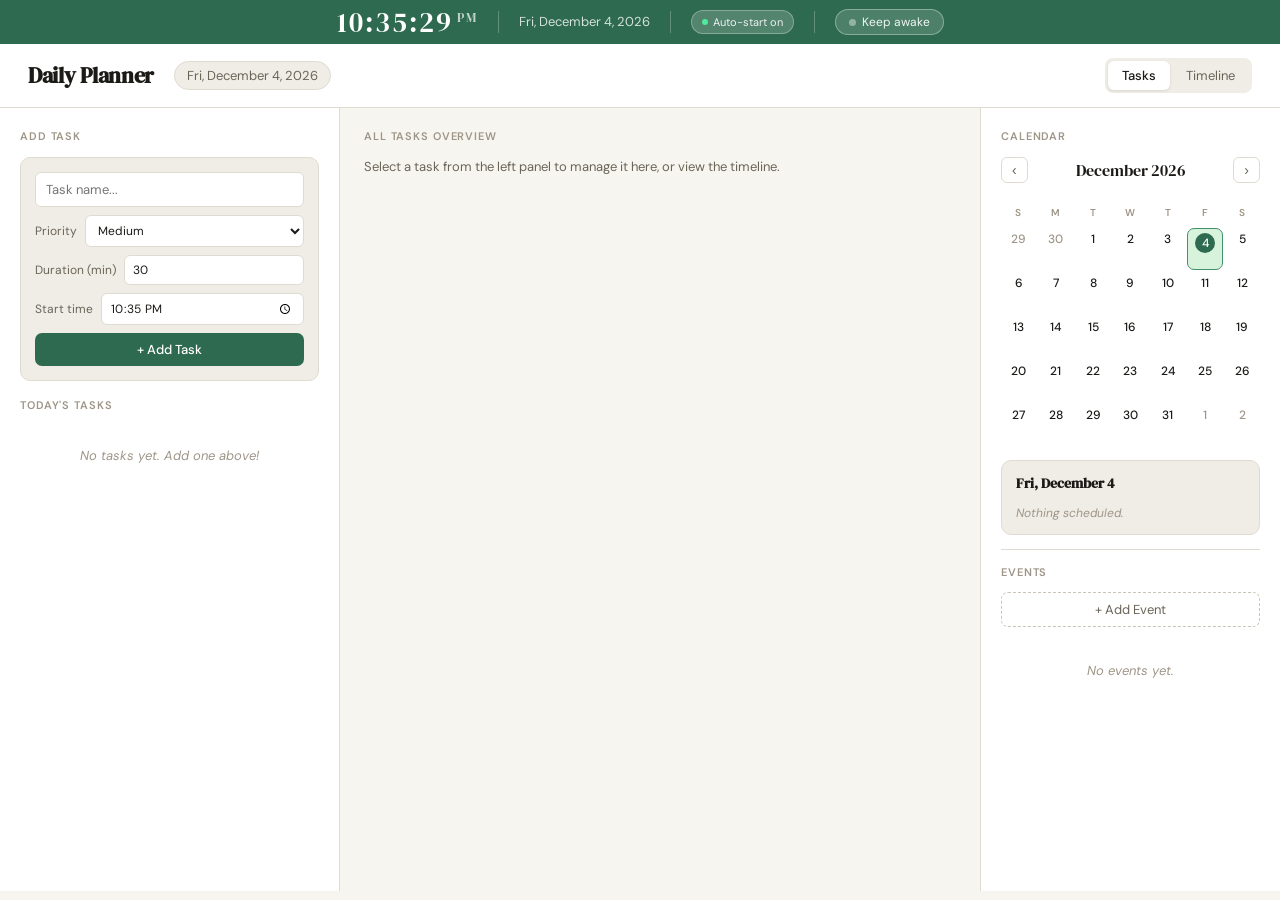
<file: daily-planner.html>
<!DOCTYPE html>
<html lang="en">
<head>
<meta charset="UTF-8">
<meta name="mobile-web-app-capable" content="yes">
<meta name="apple-mobile-web-app-capable" content="yes">
<meta name="theme-color" content="#2D6A4F">
<meta name="viewport" content="width=device-width, initial-scale=1.0">
<title>Daily Planner</title>
<link rel="manifest" href="manifest.json">
<meta name="apple-mobile-web-app-title" content="Planner">
<link href="https://fonts.googleapis.com/css2?family=DM+Serif+Display&family=DM+Sans:wght@300;400;500;600&display=swap" rel="stylesheet">
<style>
  *, *::before, *::after { box-sizing: border-box; margin: 0; padding: 0; }

  :root {
    --bg: #F7F5F0;
    --surface: #FFFFFF;
    --surface2: #F0EDE6;
    --border: #E0DBD0;
    --border2: #CBC5B8;
    --text: #1C1A17;
    --text2: #6B6558;
    --text3: #9E9588;
    --accent: #2D6A4F;
    --accent2: #40916C;
    --accent-light: #D8F3DC;
    --danger: #C0392B;
    --warn: #E67E22;
    --yellow: #F1C40F;
    --radius: 10px;
    --radius-lg: 16px;
    --shadow: 0 1px 4px rgba(0,0,0,0.08), 0 4px 16px rgba(0,0,0,0.04);
  }

  body {
    font-family: 'DM Sans', sans-serif;
    background: var(--bg);
    color: var(--text);
    min-height: 100vh;
    font-size: 14px;
    line-height: 1.5;
  }

  h1, h2, .serif { font-family: 'DM Serif Display', serif; }

  .app {
    display: flex;
    flex-direction: column;
    min-height: 100vh;
    min-height: 100dvh;
  }

  .app-body {
    display: grid;
    grid-template-columns: 340px 1fr 300px;
    flex: 1;
    overflow: hidden;
  }

  @media (max-width: 900px) {
    .app-body {
      display: flex;
      flex-direction: column;
      overflow: visible;
    }
    .panel, .main-area {
      height: auto !important;
      overflow-y: visible !important;
      border-right: none !important;
      border-left: none !important;
      border-bottom: 1px solid var(--border);
    }
    .mobile-nav {
      display: flex !important;
    }
    .panel.hidden-mobile, .main-area.hidden-mobile {
      display: none;
    }
    .clockbar {
      flex-wrap: wrap;
      gap: 8px;
      justify-content: center;
      padding: 8px 12px;
    }
    .clock-time { font-size: 22px; }
    .clock-date { font-size: 11px; }
    .clock-sep { display: none; }
    .topbar { padding: 10px 14px; flex-wrap: wrap; gap: 8px; }
    .topbar h1 { font-size: 18px; }
    .tab-group { order: 3; width: 100%; }
    .tab-btn { flex: 1; text-align: center; }
  }

  .clockbar {
    grid-column: 1 / -1;
    background: var(--accent);
    padding: 8px 28px;
    display: flex;
    align-items: center;
    justify-content: center;
    gap: 20px;
  }

  .clock-time {
    font-family: 'DM Serif Display', serif;
    font-size: 28px;
    color: #ffffff;
    letter-spacing: 2px;
    font-variant-numeric: tabular-nums;
    line-height: 1;
  }

  .clock-ampm {
    font-size: 13px;
    color: rgba(255,255,255,0.7);
    font-weight: 500;
    margin-left: 4px;
    vertical-align: super;
  }

  .clock-sep {
    width: 1px;
    height: 22px;
    background: rgba(255,255,255,0.25);
  }

  .clock-date {
    font-size: 13px;
    color: rgba(255,255,255,0.8);
    font-weight: 400;
  }

  .autostart-badge {
    font-size: 11px;
    background: rgba(255,255,255,0.18);
    color: rgba(255,255,255,0.9);
    border: 1px solid rgba(255,255,255,0.3);
    border-radius: 20px;
    padding: 3px 10px;
    display: flex;
    align-items: center;
    gap: 5px;
  }

  .autostart-dot {
    width: 6px;
    height: 6px;
    border-radius: 50%;
    background: #52e89e;
    animation: pulse 1.5s infinite;
  }

  @keyframes pulse {
    0%, 100% { opacity: 1; }
    50% { opacity: 0.3; }
  }

  .topbar {
    grid-column: 1 / -1;
    background: var(--surface);
    border-bottom: 1px solid var(--border);
    padding: 14px 28px;
    display: flex;
    align-items: center;
    gap: 20px;
  }

  .topbar h1 {
    font-size: 22px;
    color: var(--text);
    letter-spacing: -0.3px;
  }

  .topbar .date-badge {
    font-size: 13px;
    color: var(--text2);
    background: var(--surface2);
    padding: 4px 12px;
    border-radius: 20px;
    border: 1px solid var(--border);
  }

  .topbar .spacer { flex: 1; }

  .topbar .tab-group {
    display: flex;
    background: var(--surface2);
    border-radius: 8px;
    padding: 3px;
    gap: 2px;
  }

  .tab-btn {
    background: none;
    border: none;
    padding: 6px 14px;
    border-radius: 6px;
    font-family: 'DM Sans', sans-serif;
    font-size: 13px;
    color: var(--text2);
    cursor: pointer;
    transition: all 0.15s;
  }

  .tab-btn.active {
    background: var(--surface);
    color: var(--text);
    box-shadow: 0 1px 3px rgba(0,0,0,0.1);
    font-weight: 500;
  }

  .panel {
    background: var(--surface);
    border-right: 1px solid var(--border);
    padding: 20px;
    overflow-y: auto;
    height: calc(100dvh - 117px);
  }

  .panel.right {
    border-right: none;
    border-left: 1px solid var(--border);
  }

  .main-area {
    padding: 20px 24px;
    overflow-y: auto;
    height: calc(100dvh - 117px);
  }

  .mobile-nav {
    display: none;
    position: fixed;
    bottom: 0; left: 0; right: 0;
    background: var(--surface);
    border-top: 1px solid var(--border);
    z-index: 100;
    padding: 6px 0 env(safe-area-inset-bottom, 6px);
  }

  .mobile-nav-inner {
    display: flex;
    justify-content: space-around;
    align-items: center;
  }

  .mnav-btn {
    background: none;
    border: none;
    display: flex;
    flex-direction: column;
    align-items: center;
    gap: 2px;
    padding: 6px 16px;
    cursor: pointer;
    color: var(--text3);
    font-family: 'DM Sans', sans-serif;
    font-size: 10px;
    font-weight: 500;
    border-radius: 8px;
    transition: color 0.15s;
    min-width: 60px;
  }

  .mnav-btn.active { color: var(--accent); }

  .mnav-icon {
    font-size: 20px;
    line-height: 1;
  }

  @media (max-width: 900px) {
    .panel, .main-area { padding-bottom: 80px; }
  }

  .section-title {
    font-size: 11px;
    font-weight: 600;
    letter-spacing: 0.08em;
    color: var(--text3);
    text-transform: uppercase;
    margin-bottom: 12px;
  }

  /* Tasks */
  .add-task-form {
    background: var(--surface2);
    border: 1px solid var(--border);
    border-radius: var(--radius);
    padding: 14px;
    margin-bottom: 16px;
  }

  .add-task-form input[type="text"] {
    width: 100%;
    border: 1px solid var(--border);
    border-radius: 6px;
    padding: 8px 10px;
    font-family: 'DM Sans', sans-serif;
    font-size: 13px;
    background: var(--surface);
    color: var(--text);
    outline: none;
    margin-bottom: 8px;
  }

  .add-task-form input[type="text"]:focus { border-color: var(--accent2); }

  .form-row {
    display: flex;
    gap: 8px;
    align-items: center;
    margin-bottom: 8px;
  }

  .form-row label { font-size: 12px; color: var(--text2); white-space: nowrap; }

  .form-row select, .form-row input[type="number"] {
    flex: 1;
    border: 1px solid var(--border);
    border-radius: 6px;
    padding: 6px 8px;
    font-family: 'DM Sans', sans-serif;
    font-size: 12px;
    background: var(--surface);
    color: var(--text);
    outline: none;
  }

  .form-row select:focus, .form-row input[type="number"]:focus { border-color: var(--accent2); }

  .btn {
    background: var(--accent);
    color: white;
    border: none;
    border-radius: 7px;
    padding: 8px 16px;
    font-family: 'DM Sans', sans-serif;
    font-size: 13px;
    font-weight: 500;
    cursor: pointer;
    transition: background 0.15s;
    width: 100%;
  }

  .btn:hover { background: var(--accent2); }

  .btn.secondary {
    background: none;
    color: var(--text2);
    border: 1px solid var(--border2);
  }

  .btn.secondary:hover { background: var(--surface2); color: var(--text); }

  .btn.danger-btn {
    background: none;
    color: var(--danger);
    border: 1px solid #e8b0ab;
  }

  .btn.danger-btn:hover { background: #fdf0ef; }

  .task-list { display: flex; flex-direction: column; gap: 8px; }

  .task-card {
    background: var(--surface);
    border: 1px solid var(--border);
    border-radius: var(--radius);
    padding: 12px 14px;
    position: relative;
    transition: box-shadow 0.15s;
  }

  .task-card:hover { box-shadow: var(--shadow); }

  .task-card.running { border-color: var(--accent2); }

  .task-header {
    display: flex;
    align-items: flex-start;
    gap: 8px;
    margin-bottom: 6px;
  }

  .task-name {
    font-size: 14px;
    font-weight: 500;
    flex: 1;
    word-break: break-word;
  }

  .importance-badge {
    font-size: 10px;
    font-weight: 600;
    padding: 2px 7px;
    border-radius: 10px;
    white-space: nowrap;
  }

  .imp-low { background: #EAF3DE; color: #3B6D11; }
  .imp-medium { background: #FFF3CD; color: #856404; }
  .imp-high { background: #FAEEDA; color: #854F0B; }
  .imp-critical { background: #FCEBEB; color: #A32D2D; }

  .task-meta {
    font-size: 12px;
    color: var(--text2);
    display: flex;
    gap: 10px;
    align-items: center;
    margin-bottom: 8px;
  }

  .timer-bar-wrap {
    height: 5px;
    background: var(--surface2);
    border-radius: 3px;
    overflow: hidden;
    margin-bottom: 8px;
  }

  .timer-bar {
    height: 100%;
    border-radius: 3px;
    transition: width 1s linear, background-color 0.5s;
    background: #2D6A4F;
  }

  .timer-display {
    font-size: 13px;
    font-family: 'DM Mono', monospace;
    font-variant-numeric: tabular-nums;
    color: var(--text2);
    margin-bottom: 8px;
  }

  .task-actions {
    display: flex;
    gap: 6px;
  }

  .icon-btn {
    background: none;
    border: 1px solid var(--border);
    border-radius: 6px;
    padding: 4px 8px;
    font-size: 12px;
    color: var(--text2);
    cursor: pointer;
    transition: all 0.12s;
  }

  .icon-btn:hover { background: var(--surface2); color: var(--text); }

  .icon-btn.start-btn { border-color: var(--accent2); color: var(--accent); }
  .icon-btn.start-btn:hover { background: var(--accent-light); }
  .icon-btn.stop-btn { border-color: var(--border2); color: var(--danger); }
  .icon-btn.del-btn { border-color: #e8b0ab; color: var(--danger); }

  /* Edit inline */
  .edit-form {
    background: var(--surface2);
    border: 1px solid var(--border);
    border-radius: var(--radius);
    padding: 12px;
    margin-top: 8px;
    display: none;
  }

  .edit-form.open { display: block; }

  .edit-form input, .edit-form select, .edit-form input[type="number"] {
    width: 100%;
    border: 1px solid var(--border);
    border-radius: 6px;
    padding: 7px 10px;
    font-family: 'DM Sans', sans-serif;
    font-size: 13px;
    background: var(--surface);
    color: var(--text);
    outline: none;
    margin-bottom: 7px;
  }

  .edit-form input:focus, .edit-form select:focus { border-color: var(--accent2); }

  .edit-actions { display: flex; gap: 6px; }

  /* Main view */
  .view-tabs {
    display: flex;
    gap: 4px;
    margin-bottom: 18px;
  }

  .view-tab {
    background: none;
    border: 1px solid var(--border);
    border-radius: 7px;
    padding: 7px 14px;
    font-family: 'DM Sans', sans-serif;
    font-size: 13px;
    color: var(--text2);
    cursor: pointer;
    transition: all 0.15s;
  }

  .view-tab.active {
    background: var(--accent);
    color: white;
    border-color: var(--accent);
  }

  /* Calendar */
  .cal-nav {
    display: flex;
    align-items: center;
    gap: 12px;
    margin-bottom: 16px;
  }

  .cal-nav button {
    background: none;
    border: 1px solid var(--border);
    border-radius: 6px;
    padding: 4px 10px;
    cursor: pointer;
    font-size: 14px;
    color: var(--text2);
    transition: all 0.12s;
  }

  .cal-nav button:hover { background: var(--surface2); }

  .cal-nav .month-label {
    font-family: 'DM Serif Display', serif;
    font-size: 16px;
    color: var(--text);
    flex: 1;
    text-align: center;
  }

  .cal-grid {
    display: grid;
    grid-template-columns: repeat(7, 1fr);
    gap: 2px;
    margin-bottom: 8px;
  }

  .cal-dow {
    text-align: center;
    font-size: 10px;
    font-weight: 600;
    color: var(--text3);
    padding: 6px 0;
    text-transform: uppercase;
    letter-spacing: 0.05em;
  }

  .cal-day {
    min-height: 42px;
    border-radius: 7px;
    padding: 4px;
    cursor: pointer;
    transition: background 0.12s;
    border: 1px solid transparent;
  }

  .cal-day:hover { background: var(--surface2); }

  .cal-day.today { border-color: var(--accent2); }

  .cal-day.selected { background: var(--accent-light); border-color: var(--accent2); }

  .cal-day.other-month .day-num { color: var(--text3); }

  .day-num {
    font-size: 12px;
    font-weight: 500;
    color: var(--text);
    display: block;
    text-align: center;
    line-height: 1;
  }

  .cal-day.today .day-num {
    background: var(--accent);
    color: white;
    width: 20px;
    height: 20px;
    border-radius: 50%;
    display: flex;
    align-items: center;
    justify-content: center;
    margin: 0 auto;
  }

  .day-dots {
    display: flex;
    flex-wrap: wrap;
    gap: 2px;
    margin-top: 3px;
    justify-content: center;
  }

  .day-dot {
    width: 4px;
    height: 4px;
    border-radius: 50%;
    background: var(--accent2);
  }

  .day-dot.event-dot { background: #8E44AD; }

  /* Selected day detail */
  .day-detail {
    background: var(--surface2);
    border: 1px solid var(--border);
    border-radius: var(--radius);
    padding: 12px 14px;
    margin-top: 14px;
  }

  .day-detail h3 {
    font-family: 'DM Serif Display', serif;
    font-size: 14px;
    margin-bottom: 10px;
    color: var(--text);
  }

  .day-item {
    display: flex;
    align-items: flex-start;
    gap: 8px;
    padding: 6px 0;
    border-bottom: 1px solid var(--border);
    font-size: 12px;
  }

  .day-item:last-child { border-bottom: none; }

  .day-item-dot {
    width: 7px;
    height: 7px;
    border-radius: 50%;
    background: var(--accent2);
    margin-top: 3px;
    flex-shrink: 0;
  }

  .day-item-dot.ev { background: #8E44AD; }

  .day-item-name { font-weight: 500; color: var(--text); }
  .day-item-sub { color: var(--text2); }

  /* Event form */
  .event-form-section {
    margin-top: 16px;
  }

  .toggle-btn {
    background: none;
    border: 1px dashed var(--border2);
    border-radius: 7px;
    padding: 8px 14px;
    width: 100%;
    font-family: 'DM Sans', sans-serif;
    font-size: 13px;
    color: var(--text2);
    cursor: pointer;
    text-align: center;
    transition: all 0.15s;
  }

  .toggle-btn:hover { border-color: var(--accent2); color: var(--accent); }

  .event-form {
    background: var(--surface2);
    border: 1px solid var(--border);
    border-radius: var(--radius);
    padding: 14px;
    margin-top: 10px;
    display: none;
  }

  .event-form.open { display: block; }

  .event-form input, .event-form select, .event-form input[type="number"], .event-form input[type="time"] {
    width: 100%;
    border: 1px solid var(--border);
    border-radius: 6px;
    padding: 7px 10px;
    font-family: 'DM Sans', sans-serif;
    font-size: 13px;
    background: var(--surface);
    color: var(--text);
    outline: none;
    margin-bottom: 8px;
  }

  .event-form input:focus, .event-form select:focus { border-color: var(--accent2); }

  .day-checkboxes {
    display: flex;
    flex-wrap: wrap;
    gap: 5px;
    margin-bottom: 8px;
  }

  .day-check-label {
    display: flex;
    align-items: center;
    gap: 4px;
    font-size: 12px;
    color: var(--text2);
    background: var(--surface);
    border: 1px solid var(--border);
    border-radius: 5px;
    padding: 3px 8px;
    cursor: pointer;
    transition: all 0.12s;
  }

  .day-check-label:has(input:checked) {
    background: var(--accent-light);
    border-color: var(--accent2);
    color: var(--accent);
  }

  .day-check-label input { display: none; }

  /* Events list */
  .event-list { display: flex; flex-direction: column; gap: 7px; margin-top: 14px; }

  .event-card {
    background: var(--surface);
    border: 1px solid var(--border);
    border-left: 3px solid #8E44AD;
    border-radius: var(--radius);
    padding: 10px 12px;
  }

  .event-card .ev-name { font-weight: 500; font-size: 13px; margin-bottom: 3px; }
  .event-card .ev-meta { font-size: 11px; color: var(--text2); }

  .ev-actions { display: flex; gap: 5px; margin-top: 6px; }

  /* Timeline view */
  .timeline { position: relative; padding-left: 60px; }

  .timeline-hour {
    position: relative;
    min-height: 60px;
    border-top: 1px solid var(--border);
  }

  .timeline-label {
    position: absolute;
    left: -55px;
    top: -8px;
    font-size: 11px;
    color: var(--text3);
    font-variant-numeric: tabular-nums;
    width: 50px;
    text-align: right;
  }

  .timeline-block {
    position: relative;
    background: var(--accent-light);
    border: 1px solid var(--accent2);
    border-radius: 6px;
    padding: 6px 10px;
    margin: 4px 0;
    font-size: 12px;
  }

  .timeline-block.event-block {
    background: #F3E8FA;
    border-color: #8E44AD;
  }

  .tl-name { font-weight: 500; color: var(--text); }
  .tl-meta { color: var(--text2); font-size: 11px; }

  /* Scrollbar */
  ::-webkit-scrollbar { width: 5px; }
  ::-webkit-scrollbar-track { background: transparent; }
  ::-webkit-scrollbar-thumb { background: var(--border2); border-radius: 3px; }

  /* Empty state */
  .empty-state {
    text-align: center;
    color: var(--text3);
    font-size: 13px;
    padding: 20px;
    font-style: italic;
  }

  .schedule-row {
    display: flex;
    gap: 6px;
    align-items: center;
    margin-bottom: 8px;
  }

  .schedule-row label { font-size: 12px; color: var(--text2); white-space: nowrap; }

  .sep { height: 1px; background: var(--border); margin: 14px 0; }

  .wakelock-btn {
    background: rgba(255,255,255,0.15);
    border: 1px solid rgba(255,255,255,0.35);
    border-radius: 20px;
    padding: 4px 13px;
    font-family: 'DM Sans', sans-serif;
    font-size: 12px;
    color: rgba(255,255,255,0.92);
    cursor: pointer;
    display: flex;
    align-items: center;
    gap: 6px;
    transition: background 0.15s;
  }
  .wakelock-btn:hover { background: rgba(255,255,255,0.25); }
  .wakelock-btn.active { background: rgba(255,255,255,0.28); border-color: rgba(255,255,255,0.6); }
  .wakelock-dot { width: 7px; height: 7px; border-radius: 50%; background: rgba(255,255,255,0.4); }
  .wakelock-btn.active .wakelock-dot { background: #52e89e; animation: pulse 1.5s infinite; }
</style>
</head>
<body>
<div class="app">

<div class="clockbar">
    <div class="clock-time" id="clockTime">00:00<span class="clock-ampm" id="clockAmpm">AM</span></div>
    <div class="clock-sep"></div>
    <div class="clock-date" id="clockDate"></div>
    <div class="clock-sep"></div>
    <div class="autostart-badge"><div class="autostart-dot"></div>Auto-start on</div>
    <div class="clock-sep"></div>
    <button class="wakelock-btn" id="wakeLockBtn" onclick="toggleWakeLock()"><div class="wakelock-dot" id="wlDot"></div><span id="wlLabel">Keep awake</span></button>
  </div>

  <div class="topbar">
    <h1 class="serif">Daily Planner</h1>
    <div class="date-badge" id="todayLabel"></div>
    <div class="spacer"></div>
    <div class="tab-group">
      <button class="tab-btn active" onclick="switchMain('tasks')">Tasks</button>
      <button class="tab-btn" onclick="switchMain('timeline')">Timeline</button>
    </div>
  </div>

  <!-- mobile bottom nav -->
  <nav class="mobile-nav" id="mobileNav">
    <div class="mobile-nav-inner">
      <button class="mnav-btn active" id="mnav-tasks" onclick="mobileTab('tasks')">
        <span class="mnav-icon">✓</span>Tasks
      </button>
      <button class="mnav-btn" id="mnav-timeline" onclick="mobileTab('timeline')">
        <span class="mnav-icon">⏱</span>Timeline
      </button>
      <button class="mnav-btn" id="mnav-calendar" onclick="mobileTab('calendar')">
        <span class="mnav-icon">📅</span>Calendar
      </button>
    </div>
  </nav>

  <div class="app-body">

  <!-- LEFT: Task Panel -->
  <div class="panel" id="taskPanel">
    <div class="section-title">Add Task</div>

    <div class="add-task-form">
      <input type="text" id="newTaskName" placeholder="Task name..." />
      <div class="form-row">
        <label>Priority</label>
        <select id="newTaskImp">
          <option value="low">Low</option>
          <option value="medium" selected>Medium</option>
          <option value="high">High</option>
          <option value="critical">Critical</option>
        </select>
      </div>
      <div class="form-row">
        <label>Duration (min)</label>
        <input type="number" id="newTaskDur" value="30" min="1" max="480" />
      </div>
      <div class="form-row">
        <label>Start time</label>
        <input type="time" id="newTaskTime" style="flex:1;border:1px solid var(--border);border-radius:6px;padding:6px 8px;font-family:'DM Sans',sans-serif;font-size:12px;background:var(--surface);color:var(--text);outline:none;" />
      </div>
      <button class="btn" onclick="addTask()">+ Add Task</button>
    </div>

    <div class="section-title">Today's Tasks</div>
    <div class="task-list" id="taskList">
      <div class="empty-state">No tasks yet. Add one above!</div>
    </div>
  </div>

  <!-- MAIN: Tasks / Timeline -->
  <div class="main-area" id="mainArea">
    <div id="mainTasks">
      <div class="section-title">All Tasks Overview</div>
      <div id="mainTaskOverview" style="color:var(--text2);font-size:13px;">Select a task from the left panel to manage it here, or view the timeline.</div>
    </div>
    <div id="mainTimeline" style="display:none;">
      <div class="section-title">Today's Timeline</div>
      <div class="timeline" id="timelineView"></div>
    </div>
  </div>

  <!-- RIGHT: Calendar Panel -->
  <div class="panel right">
    <div class="section-title">Calendar</div>

    <div class="cal-nav">
      <button onclick="calPrev()">&#8249;</button>
      <div class="month-label serif" id="calMonthLabel"></div>
      <button onclick="calNext()">&#8250;</button>
    </div>

    <div class="cal-grid" id="calGrid"></div>

    <div class="day-detail" id="dayDetail" style="display:none;">
      <h3 id="dayDetailTitle"></h3>
      <div id="dayDetailItems"></div>
    </div>

    <div class="sep"></div>

    <div class="section-title">Events</div>
    <button class="toggle-btn" onclick="toggleEventForm()">+ Add Event</button>

    <div class="event-form" id="eventForm">
      <input type="text" id="evName" placeholder="Event name..." />
      <div class="form-row">
        <label>Priority</label>
        <select id="evImp">
          <option value="low">Low</option>
          <option value="medium" selected>Medium</option>
          <option value="high">High</option>
          <option value="critical">Critical</option>
        </select>
      </div>
      <div class="form-row">
        <label>Duration (min)</label>
        <input type="number" id="evDur" value="60" min="1" max="480" />
      </div>
      <div class="form-row">
        <label>Time</label>
        <input type="time" id="evTime" style="flex:1;border:1px solid var(--border);border-radius:6px;padding:6px 8px;font-family:'DM Sans',sans-serif;font-size:12px;background:var(--surface);color:var(--text);outline:none;" />
      </div>

      <div class="form-row" style="margin-bottom:4px;">
        <label>Schedule</label>
        <select id="evScheduleType" onchange="scheduleTypeChange()">
          <option value="once">One-time date</option>
          <option value="weekdays">Mon – Fri</option>
          <option value="daily">Every day</option>
          <option value="custom">Custom days</option>
        </select>
      </div>

      <div id="evDateWrap">
        <input type="date" id="evDate" style="width:100%;border:1px solid var(--border);border-radius:6px;padding:7px 10px;font-family:'DM Sans',sans-serif;font-size:13px;background:var(--surface);color:var(--text);outline:none;margin-bottom:8px;" />
      </div>

      <div id="evCustomDays" style="display:none;margin-bottom:8px;">
        <div style="font-size:12px;color:var(--text2);margin-bottom:5px;">Select days:</div>
        <div class="day-checkboxes">
          <label class="day-check-label"><input type="checkbox" value="0" /> Sun</label>
          <label class="day-check-label"><input type="checkbox" value="1" /> Mon</label>
          <label class="day-check-label"><input type="checkbox" value="2" /> Tue</label>
          <label class="day-check-label"><input type="checkbox" value="3" /> Wed</label>
          <label class="day-check-label"><input type="checkbox" value="4" /> Thu</label>
          <label class="day-check-label"><input type="checkbox" value="5" /> Fri</label>
          <label class="day-check-label"><input type="checkbox" value="6" /> Sat</label>
        </div>
      </div>

      <div class="schedule-row">
        <label style="font-size:12px;color:var(--text2);">Recurring?</label>
        <input type="checkbox" id="evRecurring" style="accent-color:var(--accent);" />
        <span style="font-size:12px;color:var(--text2);">Repeat every</span>
        <input type="number" id="evRecurWeeks" value="1" min="1" max="52" style="width:50px;border:1px solid var(--border);border-radius:6px;padding:4px 6px;font-size:12px;background:var(--surface);color:var(--text);outline:none;" />
        <span style="font-size:12px;color:var(--text2);">week(s)</span>
      </div>

      <div style="display:flex;gap:6px;margin-top:4px;">
        <button class="btn" onclick="addEvent()">Save Event</button>
        <button class="btn secondary" onclick="toggleEventForm()">Cancel</button>
      </div>
    </div>

    <div class="event-list" id="eventList">
      <div class="empty-state">No events yet.</div>
    </div>
  </div>

  </div><!-- end app-body -->

</div>

<script>
let tasks = JSON.parse(localStorage.getItem('dp_tasks') || '[]');
let events = JSON.parse(localStorage.getItem('dp_events') || '[]');
let calDate = new Date();
let selectedDay = null;
let timers = {};

const DAYS = ['Sun','Mon','Tue','Wed','Thu','Fri','Sat'];
const MONTHS = ['January','February','March','April','May','June','July','August','September','October','November','December'];

function save() {
  localStorage.setItem('dp_tasks', JSON.stringify(tasks));
  localStorage.setItem('dp_events', JSON.stringify(events));
}

function uid() { return Date.now().toString(36) + Math.random().toString(36).slice(2,6); }

function impClass(imp) {
  return { low:'imp-low', medium:'imp-medium', high:'imp-high', critical:'imp-critical' }[imp] || 'imp-medium';
}

function impLabel(imp) {
  return { low:'Low', medium:'Medium', high:'High', critical:'Critical!' }[imp] || imp;
}

function fmtTime(sec) {
  const h = Math.floor(sec / 3600);
  const m = Math.floor((sec % 3600) / 60);
  const s = sec % 60;
  if (h > 0) return `${h}:${String(m).padStart(2,'0')}:${String(s).padStart(2,'0')}`;
  return `${String(m).padStart(2,'0')}:${String(s).padStart(2,'0')}`;
}

function timerColor(pct) {
  if (pct >= 1) return '#C0392B';
  if (pct > 0.85) return '#C0392B';
  if (pct > 0.65) return '#E67E22';
  if (pct > 0.4) return '#F1C40F';
  return '#2D6A4F';
}

// ===== TASKS =====
function addTask() {
  const name = document.getElementById('newTaskName').value.trim();
  if (!name) return;
  const task = {
    id: uid(),
    name,
    importance: document.getElementById('newTaskImp').value,
    duration: parseInt(document.getElementById('newTaskDur').value) || 30,
    startTime: document.getElementById('newTaskTime').value || '',
    elapsed: 0,
    running: false,
    done: false
  };
  tasks.push(task);
  save();
  document.getElementById('newTaskName').value = '';
  renderTasks();
  renderCalendar();
  renderTimeline();
}

function deleteTask(id) {
  stopTimer(id);
  tasks = tasks.filter(t => t.id !== id);
  save();
  renderTasks();
  renderCalendar();
  renderTimeline();
}

function startTimer(id) {
  const task = tasks.find(t => t.id === id);
  if (!task || task.running) return;
  task.running = true;
  save();
  timers[id] = setInterval(() => {
    const t = tasks.find(t => t.id === id);
    if (!t) { clearInterval(timers[id]); return; }
    t.elapsed = (t.elapsed || 0) + 1;
    if (t.elapsed >= t.duration * 60) {
      t.running = false;
      clearInterval(timers[id]);
      delete timers[id];
    }
    save();
    updateTaskCard(id);
  }, 1000);
  updateTaskCard(id);
}

function stopTimer(id) {
  const task = tasks.find(t => t.id === id);
  if (task) { task.running = false; save(); }
  if (timers[id]) { clearInterval(timers[id]); delete timers[id]; }
  updateTaskCard(id);
}

function resetTimer(id) {
  stopTimer(id);
  const task = tasks.find(t => t.id === id);
  if (task) { task.elapsed = 0; save(); }
  updateTaskCard(id);
}

function updateTaskCard(id) {
  const task = tasks.find(t => t.id === id);
  if (!task) return;
  const el = document.getElementById('task_' + id);
  if (!el) return;
  const total = task.duration * 60;
  const elapsed = task.elapsed || 0;
  const pct = Math.min(elapsed / total, 1);
  const bar = el.querySelector('.timer-bar');
  const display = el.querySelector('.timer-display');
  const remaining = Math.max(total - elapsed, 0);
  if (bar) {
    bar.style.width = (pct * 100) + '%';
    bar.style.background = timerColor(pct);
  }
  if (display) {
    display.textContent = task.running
      ? 'Remaining: ' + fmtTime(remaining)
      : (elapsed > 0 ? 'Elapsed: ' + fmtTime(elapsed) : fmtTime(total) + ' total');
  }
  const startBtn = el.querySelector('.start-btn');
  const stopBtn = el.querySelector('.stop-btn');
  if (startBtn) startBtn.style.display = task.running ? 'none' : '';
  if (stopBtn) stopBtn.style.display = task.running ? '' : 'none';
  el.classList.toggle('running', task.running);
}

function toggleEditTask(id) {
  const form = document.getElementById('editForm_' + id);
  if (form) form.classList.toggle('open');
}

function saveEditTask(id) {
  const task = tasks.find(t => t.id === id);
  if (!task) return;
  const newName = document.getElementById('editName_' + id).value.trim();
  const newImp = document.getElementById('editImp_' + id).value;
  const newDur = parseInt(document.getElementById('editDur_' + id).value) || task.duration;
  const newTime = document.getElementById('editTime_' + id).value;
  if (newName) task.name = newName;
  task.importance = newImp;
  task.duration = newDur;
  task.startTime = newTime;
  task.elapsed = 0;
  stopTimer(id);
  save();
  renderTasks();
  renderCalendar();
  renderTimeline();
}

function renderTasks() {
  const list = document.getElementById('taskList');
  if (!tasks.length) {
    list.innerHTML = '<div class="empty-state">No tasks yet. Add one above!</div>';
    return;
  }
  list.innerHTML = tasks.map(task => {
    const total = task.duration * 60;
    const elapsed = task.elapsed || 0;
    const pct = Math.min(elapsed / total, 1);
    const remaining = Math.max(total - elapsed, 0);
    const timeDisplay = task.running
      ? 'Remaining: ' + fmtTime(remaining)
      : (elapsed > 0 ? 'Elapsed: ' + fmtTime(elapsed) : fmtTime(total) + ' total');
    return `
    <div class="task-card${task.running ? ' running' : ''}" id="task_${task.id}">
      <div class="task-header">
        <div class="task-name">${escHtml(task.name)}</div>
        <span class="importance-badge ${impClass(task.importance)}">${impLabel(task.importance)}</span>
      </div>
      <div class="task-meta">
        <span>⏱ ${task.duration} min</span>
        ${task.startTime ? `<span>🕐 ${task.startTime}</span>` : ''}
      </div>
      <div class="timer-bar-wrap">
        <div class="timer-bar" style="width:${pct*100}%;background:${timerColor(pct)};"></div>
      </div>
      <div class="timer-display">${timeDisplay}</div>
      <div class="task-actions">
        <button class="icon-btn start-btn" style="${task.running ? 'display:none' : ''}" onclick="startTimer('${task.id}')">▶ Start</button>
        <button class="icon-btn stop-btn" style="${!task.running ? 'display:none' : ''}" onclick="stopTimer('${task.id}')">⏸ Pause</button>
        <button class="icon-btn" onclick="resetTimer('${task.id}')">↺ Reset</button>
        <button class="icon-btn" onclick="toggleEditTask('${task.id}')">✏ Edit</button>
        <button class="icon-btn del-btn" onclick="deleteTask('${task.id}')">✕</button>
      </div>
      <div class="edit-form" id="editForm_${task.id}">
        <input type="text" id="editName_${task.id}" value="${escHtml(task.name)}" placeholder="Task name" />
        <select id="editImp_${task.id}">
          <option value="low"${task.importance==='low'?' selected':''}>Low</option>
          <option value="medium"${task.importance==='medium'?' selected':''}>Medium</option>
          <option value="high"${task.importance==='high'?' selected':''}>High</option>
          <option value="critical"${task.importance==='critical'?' selected':''}>Critical</option>
        </select>
        <div class="form-row">
          <label>Duration (min)</label>
          <input type="number" id="editDur_${task.id}" value="${task.duration}" min="1" max="480" />
        </div>
        <div class="form-row">
          <label>Start time</label>
          <input type="time" id="editTime_${task.id}" value="${task.startTime || ''}" style="flex:1;border:1px solid var(--border);border-radius:6px;padding:6px 8px;font-family:'DM Sans',sans-serif;font-size:12px;background:var(--surface);color:var(--text);outline:none;" />
        </div>
        <div class="edit-actions">
          <button class="btn" style="font-size:12px;padding:6px 10px;" onclick="saveEditTask('${task.id}')">Save</button>
          <button class="btn secondary" style="font-size:12px;padding:6px 10px;" onclick="toggleEditTask('${task.id}')">Cancel</button>
        </div>
      </div>
    </div>`;
  }).join('');

  tasks.forEach(t => {
    if (t.running && !timers[t.id]) startTimer(t.id);
  });
}

// ===== EVENTS =====
function toggleEventForm() {
  const f = document.getElementById('eventForm');
  f.classList.toggle('open');
}

function scheduleTypeChange() {
  const type = document.getElementById('evScheduleType').value;
  document.getElementById('evDateWrap').style.display = type === 'once' ? '' : 'none';
  document.getElementById('evCustomDays').style.display = type === 'custom' ? '' : 'none';
}

function addEvent() {
  const name = document.getElementById('evName').value.trim();
  if (!name) return;
  const schedType = document.getElementById('evScheduleType').value;
  let schedDays = [];
  if (schedType === 'once') {
    const d = document.getElementById('evDate').value;
    if (!d) return alert('Please pick a date.');
  } else if (schedType === 'weekdays') {
    schedDays = [1,2,3,4,5];
  } else if (schedType === 'daily') {
    schedDays = [0,1,2,3,4,5,6];
  } else if (schedType === 'custom') {
    document.querySelectorAll('#evCustomDays input:checked').forEach(c => schedDays.push(parseInt(c.value)));
    if (!schedDays.length) return alert('Select at least one day.');
  }

  const ev = {
    id: uid(),
    name,
    importance: document.getElementById('evImp').value,
    duration: parseInt(document.getElementById('evDur').value) || 60,
    time: document.getElementById('evTime').value || '',
    scheduleType: schedType,
    date: schedType === 'once' ? document.getElementById('evDate').value : '',
    schedDays,
    recurring: document.getElementById('evRecurring').checked,
    recurWeeks: parseInt(document.getElementById('evRecurWeeks').value) || 1
  };

  events.push(ev);
  save();
  document.getElementById('evName').value = '';
  toggleEventForm();
  renderEventList();
  renderCalendar();
  renderTimeline();
}

function deleteEvent(id) {
  events = events.filter(e => e.id !== id);
  save();
  renderEventList();
  renderCalendar();
  renderTimeline();
}

function renderEventList() {
  const list = document.getElementById('eventList');
  if (!events.length) {
    list.innerHTML = '<div class="empty-state">No events yet.</div>';
    return;
  }
  list.innerHTML = events.map(ev => {
    let schedLabel = '';
    if (ev.scheduleType === 'once') schedLabel = ev.date;
    else if (ev.scheduleType === 'weekdays') schedLabel = 'Mon–Fri';
    else if (ev.scheduleType === 'daily') schedLabel = 'Every day';
    else schedLabel = (ev.schedDays || []).map(d => DAYS[d]).join(', ');
    if (ev.recurring && ev.scheduleType !== 'once') schedLabel += ` · every ${ev.recurWeeks}w`;
    return `
    <div class="event-card">
      <div class="ev-name">${escHtml(ev.name)}</div>
      <div class="ev-meta">${schedLabel}${ev.time ? ' · ' + ev.time : ''} · ${ev.duration} min · <span class="${impClass(ev.importance)}" style="font-size:10px;padding:1px 5px;border-radius:8px;font-weight:600;">${impLabel(ev.importance)}</span></div>
      <div class="ev-actions">
        <button class="icon-btn del-btn" onclick="deleteEvent('${ev.id}')">✕ Remove</button>
      </div>
    </div>`;
  }).join('');
}

function eventOccursOn(ev, date) {
  if (ev.scheduleType === 'once') {
    return ev.date === toDateStr(date);
  }
  const dow = date.getDay();
  if (ev.scheduleType === 'weekdays') return dow >= 1 && dow <= 5;
  if (ev.scheduleType === 'daily') return true;
  if (ev.scheduleType === 'custom') return (ev.schedDays || []).includes(dow);
  return false;
}

function toDateStr(d) {
  return d.getFullYear() + '-' + String(d.getMonth()+1).padStart(2,'0') + '-' + String(d.getDate()).padStart(2,'0');
}

// ===== CALENDAR =====
function renderCalendar() {
  const label = document.getElementById('calMonthLabel');
  label.textContent = MONTHS[calDate.getMonth()] + ' ' + calDate.getFullYear();

  const grid = document.getElementById('calGrid');
  const today = new Date();
  const firstDay = new Date(calDate.getFullYear(), calDate.getMonth(), 1);
  const lastDay = new Date(calDate.getFullYear(), calDate.getMonth()+1, 0);

  let html = DAYS.map(d => `<div class="cal-dow">${d[0]}</div>`).join('');

  const startPad = firstDay.getDay();
  const prevMonth = new Date(calDate.getFullYear(), calDate.getMonth(), 0);
  for (let i = startPad - 1; i >= 0; i--) {
    const d = new Date(prevMonth.getFullYear(), prevMonth.getMonth(), prevMonth.getDate() - i);
    html += calDayHtml(d, true, today);
  }

  for (let day = 1; day <= lastDay.getDate(); day++) {
    const d = new Date(calDate.getFullYear(), calDate.getMonth(), day);
    html += calDayHtml(d, false, today);
  }

  const endPad = 6 - lastDay.getDay();
  for (let i = 1; i <= endPad; i++) {
    const d = new Date(calDate.getFullYear(), calDate.getMonth()+1, i);
    html += calDayHtml(d, true, today);
  }

  grid.innerHTML = html;
  renderDayDetail();
}

function calDayHtml(d, otherMonth, today) {
  const isToday = toDateStr(d) === toDateStr(today);
  const isSelected = selectedDay && toDateStr(d) === toDateStr(selectedDay);
  const ds = toDateStr(d);
  const taskDots = tasks.filter(t => t.startTime && t.startTime).length > 0 ? '' : '';
  const hasTasks = tasks.some(t => t.startTime);
  const hasEvents = events.some(ev => eventOccursOn(ev, d));
  const hasDayTasks = tasks.some(t => true);

  let dots = '';
  const tCount = Math.min(tasks.filter(t => t.startTime).length, 0);
  const evCount = events.filter(ev => eventOccursOn(ev, d)).length;
  const tkCount = tasks.filter(t => t.startTime).length;

  if (evCount > 0) dots += `<div class="day-dot event-dot"></div>`.repeat(Math.min(evCount, 3));

  let classes = 'cal-day';
  if (otherMonth) classes += ' other-month';
  if (isToday) classes += ' today';
  if (isSelected) classes += ' selected';

  return `<div class="${classes}" onclick="selectDay('${ds}')">
    <span class="day-num">${d.getDate()}</span>
    <div class="day-dots">${dots}</div>
  </div>`;
}

function selectDay(ds) {
  selectedDay = new Date(ds + 'T12:00:00');
  renderCalendar();
  renderDayDetail();
}

function renderDayDetail() {
  if (!selectedDay) {
    document.getElementById('dayDetail').style.display = 'none';
    return;
  }
  const detail = document.getElementById('dayDetail');
  detail.style.display = '';
  document.getElementById('dayDetailTitle').textContent =
    DAYS[selectedDay.getDay()] + ', ' + MONTHS[selectedDay.getMonth()] + ' ' + selectedDay.getDate();

  const evOnDay = events.filter(ev => eventOccursOn(ev, selectedDay));
  const tasksOnDay = tasks.filter(t => t.startTime);

  let html = '';
  if (!tasksOnDay.length && !evOnDay.length) {
    html = '<div style="font-size:12px;color:var(--text3);font-style:italic;">Nothing scheduled.</div>';
  }

  tasksOnDay.sort((a,b) => (a.startTime || '').localeCompare(b.startTime || '')).forEach(t => {
    html += `<div class="day-item">
      <div class="day-item-dot"></div>
      <div>
        <div class="day-item-name">${escHtml(t.name)}</div>
        <div class="day-item-sub">${t.startTime} · ${t.duration} min · ${impLabel(t.importance)}</div>
      </div>
    </div>`;
  });

  evOnDay.sort((a,b) => (a.time || '').localeCompare(b.time || '')).forEach(ev => {
    html += `<div class="day-item">
      <div class="day-item-dot ev"></div>
      <div>
        <div class="day-item-name">${escHtml(ev.name)}</div>
        <div class="day-item-sub">${ev.time ? ev.time + ' · ' : ''}${ev.duration} min · ${impLabel(ev.importance)}</div>
      </div>
    </div>`;
  });

  document.getElementById('dayDetailItems').innerHTML = html;
}

function calPrev() {
  calDate = new Date(calDate.getFullYear(), calDate.getMonth()-1, 1);
  renderCalendar();
}

function calNext() {
  calDate = new Date(calDate.getFullYear(), calDate.getMonth()+1, 1);
  renderCalendar();
}

// ===== TIMELINE =====
function renderTimeline() {
  const today = new Date();
  const tlDiv = document.getElementById('timelineView');
  const items = [];

  tasks.forEach(t => {
    if (t.startTime) {
      const [h, m] = t.startTime.split(':').map(Number);
      items.push({ type: 'task', hour: h, min: m, name: t.name, duration: t.duration, importance: t.importance, id: t.id });
    }
  });

  events.forEach(ev => {
    if (eventOccursOn(ev, today) && ev.time) {
      const [h, m] = ev.time.split(':').map(Number);
      items.push({ type: 'event', hour: h, min: m, name: ev.name, duration: ev.duration, importance: ev.importance });
    }
  });

  if (!items.length) {
    tlDiv.innerHTML = '<div class="empty-state">No scheduled items for today.</div>';
    return;
  }

  items.sort((a,b) => a.hour*60+a.min - (b.hour*60+b.min));
  const minH = Math.max(0, items[0].hour - 1);
  const maxH = Math.min(23, items[items.length-1].hour + 2);

  let html = '';
  for (let h = minH; h <= maxH; h++) {
    const label = h === 0 ? '12 AM' : h < 12 ? h + ' AM' : h === 12 ? '12 PM' : (h-12) + ' PM';
    const hourItems = items.filter(i => i.hour === h);
    const blocks = hourItems.map(i => `
      <div class="timeline-block${i.type==='event' ? ' event-block' : ''}">
        <div class="tl-name">${escHtml(i.name)}</div>
        <div class="tl-meta">${String(i.hour).padStart(2,'0')}:${String(i.min).padStart(2,'0')} · ${i.duration} min · <span class="${impClass(i.importance)}" style="font-size:10px;padding:1px 5px;border-radius:8px;font-weight:600;">${impLabel(i.importance)}</span></div>
      </div>`).join('');
    html += `<div class="timeline-hour">
      <div class="timeline-label">${label}</div>
      ${blocks}
    </div>`;
  }
  tlDiv.innerHTML = html;
}

// ===== MAIN SWITCH =====
function switchMain(view) {
  document.querySelectorAll('.tab-btn').forEach(b => b.classList.remove('active'));
  event.target.classList.add('active');
  document.getElementById('mainTasks').style.display = view === 'tasks' ? '' : 'none';
  document.getElementById('mainTimeline').style.display = view === 'timeline' ? '' : 'none';
  if (view === 'timeline') renderTimeline();
}

function escHtml(s) {
  return String(s).replace(/&/g,'&amp;').replace(/</g,'&lt;').replace(/>/g,'&gt;').replace(/"/g,'&quot;');
}

// ===== WAKE LOCK + ANTI-SLEEP =====
let wakeLock = null;
let audioCtx = null;
let silentPingInterval = null;
let wakeLockEnabled = false;

function playSilentPing() {
  try {
    if (!audioCtx) audioCtx = new (window.AudioContext || window.webkitAudioContext)();
    const buf = audioCtx.createBuffer(1, audioCtx.sampleRate * 0.1, audioCtx.sampleRate);
    const src = audioCtx.createBufferSource();
    src.buffer = buf;
    src.connect(audioCtx.destination);
    src.start();
  } catch(e) {}
}

async function requestWakeLock() {
  if ('wakeLock' in navigator) {
    try {
      wakeLock = await navigator.wakeLock.request('screen');
      wakeLock.addEventListener('release', () => {
        if (wakeLockEnabled) requestWakeLock();
      });
    } catch(e) {}
  }
}

function releaseWakeLock() {
  if (wakeLock) { wakeLock.release(); wakeLock = null; }
}

async function toggleWakeLock() {
  wakeLockEnabled = !wakeLockEnabled;
  const btn = document.getElementById('wakeLockBtn');
  const lbl = document.getElementById('wlLabel');
  if (wakeLockEnabled) {
    btn.classList.add('active');
    lbl.textContent = 'Awake';
    await requestWakeLock();
    if (!audioCtx) audioCtx = new (window.AudioContext || window.webkitAudioContext)();
    if (audioCtx.state === 'suspended') await audioCtx.resume();
    silentPingInterval = setInterval(playSilentPing, 25000);
  } else {
    btn.classList.remove('active');
    lbl.textContent = 'Keep awake';
    releaseWakeLock();
    clearInterval(silentPingInterval);
  }
}

document.addEventListener('visibilitychange', () => {
  if (document.visibilityState === 'visible' && wakeLockEnabled) requestWakeLock();
});

// ===== CLOCK =====
function tickClock() {
  const now = new Date();
  const h = now.getHours();
  const m = now.getMinutes();
  const s = now.getSeconds();
  const ampm = h >= 12 ? 'PM' : 'AM';
  const h12 = h % 12 || 12;
  const pad = n => String(n).padStart(2,'0');
  document.getElementById('clockTime').childNodes[0].textContent = `${pad(h12)}:${pad(m)}:${pad(s)}`;
  document.getElementById('clockAmpm').textContent = ampm;
  document.getElementById('clockDate').textContent =
    DAYS[now.getDay()] + ', ' + MONTHS[now.getMonth()] + ' ' + now.getDate() + ', ' + now.getFullYear();
  checkAutoStart(now);
}

function checkAutoStart(now) {
  const pad = n => String(n).padStart(2,'0');
  const currentTime = `${pad(now.getHours())}:${pad(now.getMinutes())}`;
  tasks.forEach(task => {
    if (task.startTime && task.startTime === currentTime && !task.running && (task.elapsed || 0) === 0) {
      startTimer(task.id);
    }
  });
}


// ===== MOBILE NAV =====
const MOBILE_TABS = ['tasks', 'timeline', 'calendar'];

function mobileTab(tab) {
  const isMobile = window.innerWidth <= 900;
  document.querySelectorAll('.mnav-btn').forEach(b => b.classList.remove('active'));
  const btn = document.getElementById('mnav-' + tab);
  if (btn) btn.classList.add('active');

  if (!isMobile) return;

  const taskPanel = document.getElementById('taskPanel');
  const mainArea = document.querySelector('.main-area');
  const calPanel = document.querySelector('.panel.right');

  // hide all
  [taskPanel, mainArea, calPanel].forEach(el => { if(el) el.classList.add('hidden-mobile'); });

  if (tab === 'tasks') {
    taskPanel.classList.remove('hidden-mobile');
    // make sure tasks sub-view is shown
    document.getElementById('mainTasks').style.display = '';
    document.getElementById('mainTimeline').style.display = 'none';
  } else if (tab === 'timeline') {
    mainArea.classList.remove('hidden-mobile');
    document.getElementById('mainTasks').style.display = 'none';
    document.getElementById('mainTimeline').style.display = '';
    renderTimeline();
  } else if (tab === 'calendar') {
    calPanel.classList.remove('hidden-mobile');
  }
}

function handleResize() {
  const isMobile = window.innerWidth <= 900;
  const mobileNav = document.getElementById('mobileNav');
  if (isMobile) {
    mobileNav.style.display = 'block';
    mobileTab('tasks');
  } else {
    mobileNav.style.display = 'none';
    // show all panels on desktop
    const taskPanel = document.getElementById('taskPanel');
    const mainArea = document.querySelector('.main-area');
    const calPanel = document.querySelector('.panel.right');
    [taskPanel, mainArea, calPanel].forEach(el => { if(el) el.classList.remove('hidden-mobile'); });
  }
}

window.addEventListener('resize', handleResize);

// Init
function init() {
  const today = new Date();
  document.getElementById('todayLabel').textContent =
    DAYS[today.getDay()] + ', ' + MONTHS[today.getMonth()] + ' ' + today.getDate() + ', ' + today.getFullYear();

  const d = today;
  const pad = n => String(n).padStart(2,'0');
  document.getElementById('newTaskTime').value = `${pad(d.getHours())}:${pad(d.getMinutes())}`;
  document.getElementById('evTime').value = `${pad(d.getHours())}:${pad(d.getMinutes())}`;
  document.getElementById('evDate').value = toDateStr(today);

  selectedDay = today;
  renderTasks();
  renderEventList();
  renderCalendar();

  tickClock();
  setInterval(tickClock, 1000);
  handleResize();
}

init();
</script>

<script>
if ('serviceWorker' in navigator) {
  window.addEventListener('load', () => {
    navigator.serviceWorker.register('sw.js').catch(() => {});
  });
}
</script>
</body>
</html>
</file>
